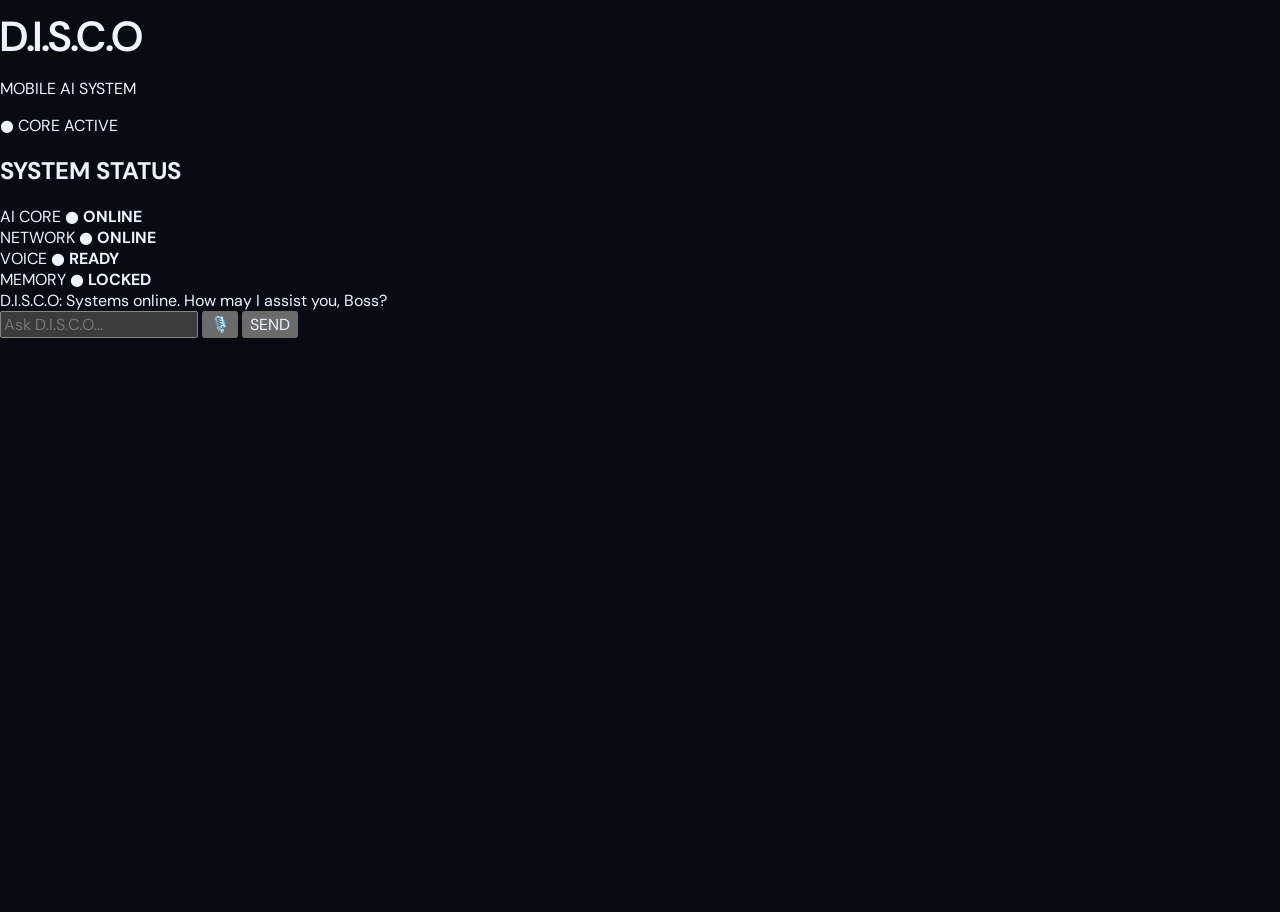
<file: Index.html>
<!DOCTYPE html>
<html lang="en">

<head>
    <meta charset="UTF-8">

    <meta name="viewport"
          content="width=device-width, initial-scale=1.0">

    <title>D.I.S.C.O AI</title>

    <link rel="stylesheet" href="style.css">
</head>

<body>

    <!-- HEADER -->
    <header>
        <h1>D.I.S.C.O</h1>
        <p>MOBILE AI SYSTEM</p>
    </header>


    <!-- AI CORE -->
    <div class="core">

        <div class="ring r1"></div>
        <div class="ring r2"></div>

        <div class="center"></div>

    </div>

    <p class="core-text">
        ● CORE ACTIVE
    </p>


    <!-- SYSTEM STATUS -->
    <section class="status">

        <h2>SYSTEM STATUS</h2>

        <div class="row">
            <span>AI CORE</span>
            <b class="on">● ONLINE</b>
        </div>

        <div class="row">
            <span>NETWORK</span>
            <b class="on">● ONLINE</b>
        </div>

        <div class="row">
            <span>VOICE</span>
            <b class="on">● READY</b>
        </div>

        <div class="row">
            <span>MEMORY</span>
            <b class="off">● LOCKED</b>
        </div>

    </section>


    <!-- CHAT -->
    <section class="chat" id="chat">

        <div class="msg ai">
            D.I.S.C.O: Systems online. How may I assist you, Boss?
        </div>

    </section>


    <!-- INPUT -->
    <div class="input-area">

        <input
            id="msg"
            type="text"
            placeholder="Ask D.I.S.C.O..."
            autocomplete="off"
        >

        <button id="mic" type="button">
            🎙️
        </button>

        <button id="send" type="button">
            SEND
        </button>

    </div>


    <!-- JAVASCRIPT -->
    <script src="script.js"></script>

</body>

</html>
</file>
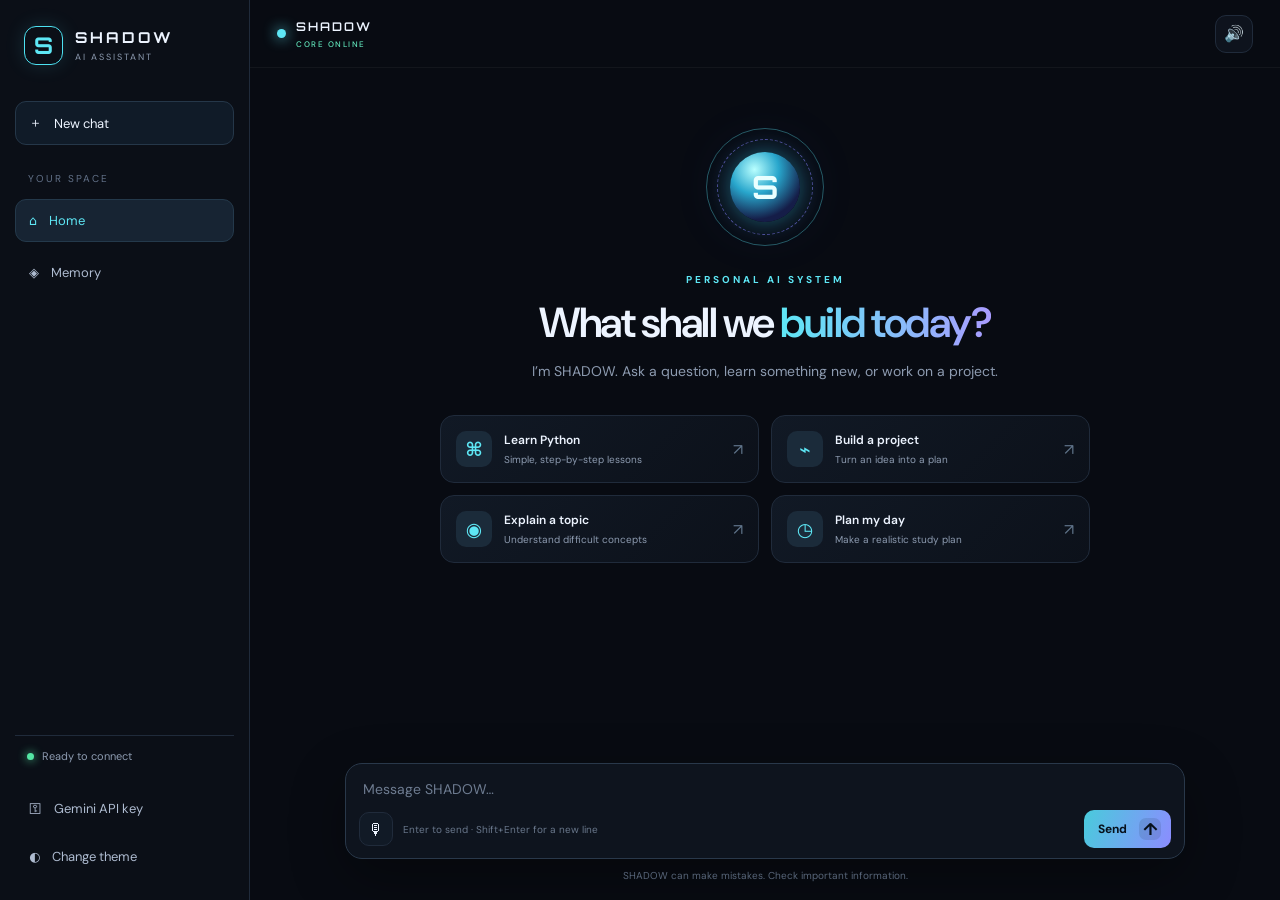
<file: index.html>
<!doctype html>
<html lang="en">
<head>
  <meta charset="utf-8">
  <meta name="viewport" content="width=device-width, initial-scale=1">
  <meta name="theme-color" content="#080b12">
  <title>SHADOW AI</title>
  <link rel="stylesheet" href="style.css?v=shadow-fixed-1">
</head>
<body>
  <div class="app-shell">
    <aside class="sidebar" id="sidebar">
      <div class="brand">
        <div class="brand-mark">S</div>
        <div>
          <strong>SHADOW</strong>
          <small>AI ASSISTANT</small>
        </div>
      </div>

      <button class="side-action" id="new-chat-btn" type="button">
        ＋ <span>New chat</span>
      </button>

      <div class="side-label">YOUR SPACE</div>

      <button class="side-link active" id="home-btn" type="button">
        ⌂ <span>Home</span>
      </button>

      <button class="side-link" id="memory-btn" type="button">
        ◈ <span>Memory</span>
      </button>

      <div class="sidebar-bottom">
        <div class="connection">
          <span class="status-dot"></span>
          <span id="connection-label">Ready to connect</span>
        </div>

        <button class="side-link" id="api-key-btn" type="button">
          ⚿ <span>Gemini API key</span>
        </button>

        <button class="side-link" id="theme-btn" type="button">
          ◐ <span>Change theme</span>
        </button>
      </div>
    </aside>

    <main class="main">
      <header class="topbar">
        <button
          class="icon-button menu-button"
          id="menu-btn"
          type="button"
          aria-label="Toggle menu"
        >☰</button>

        <div class="top-title">
          <span class="mini-orb"></span>
          <span>
            SHADOW
            <small>CORE ONLINE</small>
          </span>
        </div>

        <button
          class="icon-button"
          id="voice-toggle-btn"
          type="button"
          aria-label="Toggle voice replies"
          title="Toggle voice replies"
        >🔊</button>
      </header>

      <section class="chat-area" id="chat-area" aria-live="polite">
        <div class="welcome" id="welcome">
          <div class="core-wrap">
            <div class="core-ring ring-one"></div>
            <div class="core-ring ring-two"></div>
            <div class="core-orb">S</div>
          </div>

          <p class="eyebrow">PERSONAL AI SYSTEM</p>

          <h1>
            What shall we
            <span>build today?</span>
          </h1>

          <p class="welcome-copy">
            I’m SHADOW. Ask a question, learn something new,
            or work on a project.
          </p>

          <div class="prompt-grid">
            <button
              class="prompt-card"
              type="button"
              data-prompt="Teach me Python from the beginning, step by step."
            >
              <b>⌘</b>
              <span>
                <strong>Learn Python</strong>
                <small>Simple, step-by-step lessons</small>
              </span>
              <i>↗</i>
            </button>

            <button
              class="prompt-card"
              type="button"
              data-prompt="Give me a practical AI project I can build as an ECE student."
            >
              <b>⌁</b>
              <span>
                <strong>Build a project</strong>
                <small>Turn an idea into a plan</small>
              </span>
              <i>↗</i>
            </button>

            <button
              class="prompt-card"
              type="button"
              data-prompt="Explain this topic in simple English with an example."
            >
              <b>◉</b>
              <span>
                <strong>Explain a topic</strong>
                <small>Understand difficult concepts</small>
              </span>
              <i>↗</i>
            </button>

            <button
              class="prompt-card"
              type="button"
              data-prompt="Help me plan a focused one-hour study session."
            >
              <b>◷</b>
              <span>
                <strong>Plan my day</strong>
                <small>Make a realistic study plan</small>
              </span>
              <i>↗</i>
            </button>
          </div>
        </div>

        <div id="messages" class="messages"></div>
      </section>

      <footer class="composer-area">
        <div class="composer" id="composer">
          <textarea
            id="chat-input"
            rows="1"
            placeholder="Message SHADOW…"
            aria-label="Message SHADOW"
          ></textarea>

          <div class="composer-tools">
            <div class="tool-left">
              <button
                class="tool-button"
                id="mic-btn"
                type="button"
                title="Speak your message"
                aria-label="Speak your message"
              >🎙</button>

              <span class="hint" id="mic-status">
                Enter to send · Shift+Enter for a new line
              </span>
            </div>

            <button class="send-button" id="send-btn" type="button">
              <span>Send</span>
              <b>↑</b>
            </button>
          </div>
        </div>

        <div class="footer-note">
          SHADOW can make mistakes. Check important information.
        </div>
      </footer>
    </main>
  </div>

  <!-- Gemini API key settings -->
  <div class="modal-backdrop" id="key-modal" hidden>
    <section
      class="modal"
      role="dialog"
      aria-modal="true"
      aria-labelledby="key-title"
    >
      <button
        class="modal-close"
        id="close-key-modal"
        type="button"
        aria-label="Close"
      >×</button>

      <div class="modal-icon">⚿</div>

      <h2 id="key-title">Connect Gemini</h2>

      <p>
        Paste your Gemini API key to enable AI replies.
        It is stored in this browser only.
      </p>

      <label for="api-key-input">API key</label>

      <input
        id="api-key-input"
        type="password"
        placeholder="Paste your API key"
        autocomplete="off"
      >

      <div class="modal-actions">
        <button
          id="remove-key-btn"
          class="secondary-button"
          type="button"
        >Remove key</button>

        <button
          id="save-key-btn"
          class="send-button"
          type="button"
        >Save key</button>
      </div>

      <small class="security-note">
        A key used in a public GitHub Pages website can be exposed
        to visitors. Restrict your key and avoid using a valuable
        or private key here.
      </small>
    </section>
  </div>

  <div class="toast" id="toast" role="status"></div>

  <!-- Load JavaScript after the page elements -->
  <script src="script.js?v=shadow-fixed-1"></script>
</body>
</html>
</file>
<file: style.css>
@import url('https://fonts.googleapis.com/css2?family=DM+Sans:wght@400;500;600;700&family=Orbitron:wght@500;600;700&display=swap');

:root {
  color-scheme: dark;
  --bg: #080b12;
  --panel: #0e131d;
  --panel2: #121a27;
  --line: #202b3b;
  --text: #edf4ff;
  --muted: #8d9bb0;
  --accent: #5ee7f5;
  --accent2: #8b7cff;
  --user: #18283a;
  --shadow: 0 18px 55px #0005;
}

* {
  box-sizing: border-box;
}

body {
  margin: 0;
  background: var(--bg);
  color: var(--text);
  font-family: "DM Sans", system-ui, sans-serif;
  min-height: 100vh;
}

button,
textarea,
input {
  font: inherit;
}

button {
  color: inherit;
  cursor: pointer;
}

button:focus-visible,
textarea:focus-visible,
input:focus-visible {
  outline: 2px solid var(--accent);
  outline-offset: 2px;
}

.app-shell {
  display: flex;
  min-height: 100vh;
}

/* SIDEBAR */

.sidebar {
  width: 250px;
  flex: 0 0 250px;
  background: #0b0f17;
  border-right: 1px solid var(--line);
  padding: 22px 15px;
  display: flex;
  flex-direction: column;
  gap: 9px;
  transition: transform 0.25s ease;
}

.brand {
  display: flex;
  align-items: center;
  gap: 12px;
  padding: 4px 9px 27px;
}

.brand-mark {
  width: 39px;
  height: 39px;
  display: grid;
  place-items: center;
  border: 1px solid #4de2f2;
  border-radius: 12px;
  color: var(--accent);
  font: 700 23px Orbitron, sans-serif;
  box-shadow: 0 0 20px #5ee7f522;
}

.brand strong {
  display: block;
  letter-spacing: 3px;
  font: 700 15px Orbitron, sans-serif;
}

.brand small {
  display: block;
  color: var(--muted);
  font-size: 9px;
  letter-spacing: 2px;
  margin-top: 4px;
}

.side-action,
.side-link {
  width: 100%;
  display: flex;
  align-items: center;
  gap: 12px;
  text-align: left;
  border: 1px solid transparent;
  background: transparent;
  border-radius: 11px;
  padding: 12px 13px;
  color: #aebbd0;
  font-size: 13px;
}

.side-action {
  border-color: #253749;
  background: #101b28;
  color: var(--text);
  margin-bottom: 18px;
}

.side-action:hover,
.side-link:hover,
.side-link.active {
  background: #172433;
  color: var(--accent);
  border-color: #24394b;
}

.side-label {
  font-size: 10px;
  letter-spacing: 2px;
  color: #627188;
  padding: 0 13px 5px;
}

.sidebar-bottom {
  margin-top: auto;
  display: grid;
  gap: 5px;
}

.connection {
  display: flex;
  align-items: center;
  gap: 8px;
  color: var(--muted);
  font-size: 11px;
  padding: 13px 12px;
  border-top: 1px solid var(--line);
  margin-bottom: 6px;
}

.status-dot {
  width: 7px;
  height: 7px;
  background: #54e6a4;
  border-radius: 50%;
  box-shadow: 0 0 10px #54e6a4;
}

/* MAIN LAYOUT */

.main {
  flex: 1;
  min-width: 0;
  display: flex;
  flex-direction: column;
  min-height: 100vh;
  position: relative;
}

.topbar {
  height: 68px;
  flex-shrink: 0;
  border-bottom: 1px solid #ffffff0b;
  display: flex;
  align-items: center;
  justify-content: space-between;
  padding: 0 27px;
}

.top-title {
  display: flex;
  align-items: center;
  gap: 10px;
  font: 600 12px Orbitron, sans-serif;
  letter-spacing: 2px;
}

.top-title small {
  display: block;
  font: 500 8px "DM Sans", sans-serif;
  color: #62e7bc;
  letter-spacing: 1.5px;
  margin-top: 5px;
}

.mini-orb {
  width: 9px;
  height: 9px;
  border-radius: 50%;
  background: var(--accent);
  box-shadow: 0 0 14px var(--accent);
}

.icon-button {
  width: 38px;
  height: 38px;
  border: 1px solid var(--line);
  background: var(--panel);
  border-radius: 11px;
  display: grid;
  place-items: center;
}

.icon-button:hover,
.tool-button:hover {
  border-color: var(--accent);
  background: #162432;
}

.menu-button {
  display: none;
}

/* CHAT AREA */

.chat-area {
  width: 100%;
  max-width: 900px;
  flex: 1;
  margin: 0 auto;
  padding: 34px 30px 25px;
  overflow-y: auto;
}

.welcome {
  text-align: center;
  padding: 22px 0 12px;
}

/* SHADOW CORE */

.core-wrap {
  width: 126px;
  height: 126px;
  position: relative;
  margin: 0 auto 23px;
  display: grid;
  place-items: center;
}

.core-orb {
  width: 70px;
  height: 70px;
  display: grid;
  place-items: center;
  border-radius: 50%;
  font: 700 32px Orbitron, sans-serif;
  color: #e9ffff;
  background: radial-gradient(
    circle at 35% 25%,
    #b8ffff,
    #28a6cc 35%,
    #151d48 72%
  );
  box-shadow: 0 0 25px #39d8f466, 0 0 65px #5a70ff22;
  z-index: 2;
}

.core-ring {
  position: absolute;
  inset: 4px;
  border: 1px solid #5ee7f55a;
  border-radius: 50%;
  animation: spin 12s linear infinite;
}

.ring-two {
  inset: 15px;
  border-style: dashed;
  border-color: #8b7cff8a;
  animation-direction: reverse;
  animation-duration: 17s;
}

.eyebrow {
  font-size: 10px;
  color: var(--accent);
  letter-spacing: 3px;
  font-weight: 700;
}

h1 {
  font-size: clamp(28px, 4vw, 42px);
  line-height: 1.18;
  margin: 12px 0;
  font-weight: 600;
  letter-spacing: -1.5px;
}

h1 span {
  background: linear-gradient(90deg, var(--accent), #a99cff);
  -webkit-background-clip: text;
  background-clip: text;
  color: transparent;
}

.welcome-copy {
  color: var(--muted);
  font-size: 14px;
  line-height: 1.7;
  max-width: 500px;
  margin: 0 auto;
}

/* SUGGESTION CARDS */

.prompt-grid {
  display: grid;
  grid-template-columns: repeat(2, minmax(0, 1fr));
  gap: 12px;
  max-width: 650px;
  margin: 32px auto 0;
  text-align: left;
}

.prompt-card {
  display: flex;
  align-items: center;
  gap: 12px;
  padding: 15px;
  background: linear-gradient(135deg, #111925, #0c111a);
  border: 1px solid var(--line);
  border-radius: 14px;
  text-align: left;
  min-width: 0;
  transition: transform 0.2s, border-color 0.2s;
}

.prompt-card:hover {
  transform: translateY(-2px);
  border-color: #4a9eaf;
}

.prompt-card > b {
  width: 36px;
  height: 36px;
  flex-shrink: 0;
  display: grid;
  place-items: center;
  border-radius: 10px;
  background: #1b2b3a;
  color: var(--accent);
  font-size: 19px;
}

.prompt-card span {
  min-width: 0;
  flex: 1;
}

.prompt-card strong,
.prompt-card small {
  display: block;
}

.prompt-card strong {
  font-size: 12px;
  font-weight: 600;
}

.prompt-card small {
  font-size: 10px;
  color: var(--muted);
  margin-top: 5px;
}

.prompt-card i {
  font-style: normal;
  color: #60748a;
  }
/* CHAT MESSAGES */

.messages {
  display: grid;
  gap: 20px;
  padding-bottom: 20px;
}

.message {
  display: flex;
  gap: 12px;
  align-items: flex-start;
  animation: messageIn 0.22s ease;
}

.message.user {
  flex-direction: row-reverse;
}

.avatar {
  width: 31px;
  height: 31px;
  flex: 0 0 31px;
  border-radius: 10px;
  display: grid;
  place-items: center;
  background: #132b37;
  border: 1px solid #244554;
  color: var(--accent);
  font: 600 12px Orbitron, sans-serif;
}

.message.user .avatar {
  background: #272343;
  border-color: #403a68;
  color: #c4bcff;
}

.bubble {
  max-width: min(690px, calc(100% - 44px));
  border: 1px solid var(--line);
  background: var(--panel);
  border-radius: 4px 15px 15px 15px;
  padding: 13px 16px;
  line-height: 1.7;
  font-size: 14px;
  overflow-wrap: anywhere;
  white-space: pre-wrap;
}

.message.user .bubble {
  background: var(--user);
  border-color: #263b51;
  border-radius: 15px 4px 15px 15px;
}

/* MESSAGE COMPOSER */

.composer-area {
  width: 100%;
  max-width: 900px;
  margin: 0 auto;
  padding: 0 30px 18px;
}

.composer {
  border: 1px solid #29384a;
  background: #0e141e;
  border-radius: 17px;
  padding: 12px 13px 10px;
  box-shadow: var(--shadow);
}

.composer:focus-within {
  border-color: #3e9eae;
}

#chat-input {
  display: block;
  width: 100%;
  min-height: 28px;
  max-height: 180px;
  resize: none;
  border: 0;
  outline: 0;
  background: transparent;
  color: var(--text);
  padding: 4px 4px 12px;
  font-size: 14px;
}

#chat-input::placeholder {
  color: #6e7c91;
}

.composer-tools {
  display: flex;
  align-items: center;
  justify-content: space-between;
  gap: 12px;
}

.tool-left {
  display: flex;
  align-items: center;
  gap: 10px;
  min-width: 0;
}

.tool-button {
  width: 34px;
  height: 34px;
  border: 1px solid var(--line);
  border-radius: 10px;
  background: #111a26;
  display: grid;
  place-items: center;
  flex-shrink: 0;
}

.tool-button.listening {
  border-color: #ff6b83;
  background: #3a1724;
  animation: micPulse 1s infinite;
}

.hint {
  font-size: 10px;
  color: #69778b;
  overflow: hidden;
  text-overflow: ellipsis;
  white-space: nowrap;
}

.send-button {
  display: flex;
  align-items: center;
  justify-content: center;
  gap: 12px;
  border: 0;
  border-radius: 10px;
  padding: 8px 10px 8px 14px;
  background: linear-gradient(110deg, #49cbdc, #8c8cff);
  color: #07111c;
  font-weight: 700;
  font-size: 12px;
  transition: opacity 0.2s, transform 0.2s;
}

.send-button:hover {
  transform: translateY(-1px);
}

.send-button b {
  display: grid;
  place-items: center;
  width: 22px;
  height: 22px;
  border-radius: 7px;
  background: #07111c1c;
  font-size: 17px;
}

.send-button:disabled {
  opacity: 0.55;
  cursor: wait;
  transform: none;
}

.footer-note {
  text-align: center;
  color: #586579;
  font-size: 10px;
  padding: 10px 0 0;
}

/* API KEY SETTINGS WINDOW */

.modal-backdrop {
  position: fixed;
  inset: 0;
  background: #02050bd9;
  display: grid;
  place-items: center;
  padding: 20px;
  z-index: 10;
}

.modal-backdrop[hidden] {
  display: none !important;
}

.modal {
  position: relative;
  width: min(440px, 100%);
  padding: 27px;
  background: #101722;
  border: 1px solid #2c3b50;
  border-radius: 20px;
  box-shadow: var(--shadow);
  animation: modalIn 0.2s ease;
}

.modal-close {
  position: absolute;
  right: 15px;
  top: 12px;
  background: transparent;
  border: 0;
  font-size: 26px;
  color: var(--muted);
}

.modal-close:hover {
  color: var(--accent);
}

.modal-icon {
  width: 42px;
  height: 42px;
  display: grid;
  place-items: center;
  border-radius: 12px;
  background: #1b2c3b;
  color: var(--accent);
  font-size: 22px;
}

.modal h2 {
  font-size: 22px;
  margin: 17px 0 8px;
}

.modal p {
  font-size: 12px;
  color: var(--muted);
  line-height: 1.6;
}

.modal label {
  display: block;
  font-size: 11px;
  margin: 18px 0 7px;
  color: #b7c4d6;
}

.modal input {
  width: 100%;
  padding: 12px;
  border: 1px solid #2b3b50;
  background: #080d15;
  border-radius: 10px;
  color: var(--text);
}

.modal input:focus {
  border-color: var(--accent);
  outline: none;
}

.modal-actions {
  display: flex;
  justify-content: space-between;
  align-items: center;
  gap: 10px;
  margin-top: 14px;
}

.secondary-button {
  border: 1px solid var(--line);
  background: #151e2b;
  border-radius: 10px;
  padding: 9px 12px;
  font-size: 12px;
}

.secondary-button:hover {
  border-color: var(--accent);
}

.security-note {
  display: block;
  margin-top: 18px;
  font-size: 10px;
  color: var(--muted);
  line-height: 1.6;
}

/* NOTIFICATION */

.toast {
  position: fixed;
  bottom: 25px;
  left: 50%;
  transform: translate(-50%, 20px);
  opacity: 0;
  pointer-events: none;
  background: #1b2938;
  border: 1px solid #345267;
  color: var(--text);
  border-radius: 10px;
  padding: 11px 16px;
  font-size: 12px;
  z-index: 20;
  transition: opacity 0.2s, transform 0.2s;
  max-width: 90vw;
  text-align: center;
}

.toast.show {
  opacity: 1;
  transform: translate(-50%, 0);
}

/* LIGHT THEME */

body.light {
  color-scheme: light;
  --bg: #f2f5fa;
  --panel: #ffffff;
  --panel2: #eef2f8;
  --line: #dce3ed;
  --text: #172033;
  --muted: #68758a;
  --user: #e5edfa;
  --shadow: 0 18px 55px #26334a16;
}

body.light .sidebar {
  background: #e9eef6;
}

body.light .side-action {
  background: #ffffff;
}

body.light .prompt-card {
  background: #ffffff;
}

body.light .composer {
  background: #ffffff;
}

body.light .modal {
  background: #ffffff;
}

body.light .modal input {
  background: #f6f8fc;
  color: #172033;
}

body.light .modal label {
  color: #526077;
}

body.light .bubble {
  background: #ffffff;
}

body.light .message.user .bubble {
  background: #e5edfa;
}

body.light .tool-button {
  background: #f0f3f8;
}

body.light .secondary-button {
  background: #edf1f7;
  color: #172033;
}

/* ANIMATIONS */

@keyframes spin {
  to {
    transform: rotate(360deg);
  }
}

@keyframes messageIn {
  from {
    opacity: 0;
    transform: translateY(6px);
  }

  to {
    opacity: 1;
    transform: translateY(0);
  }
}

@keyframes modalIn {
  from {
    opacity: 0;
    transform: translateY(8px) scale(0.98);
  }

  to {
    opacity: 1;
    transform: translateY(0) scale(1);
  }
}

@keyframes micPulse {
  0%, 100% {
    box-shadow: 0 0 0 0 #ff6b8355;
  }

  50% {
    box-shadow: 0 0 0 7px #ff6b8300;
  }
}

/* MOBILE LAYOUT */

@media (max-width: 760px) {
  .sidebar {
    position: fixed;
    inset: 0 auto 0 0;
    z-index: 8;
    transform: translateX(-105%);
    box-shadow: var(--shadow);
    overflow-y: auto;
  }

  body.sidebar-open .sidebar {
    transform: translateX(0);
  }

  .menu-button {
    display: grid;
  }

  .topbar {
    padding: 0 15px;
  }

  .chat-area {
    padding: 25px 16px 20px;
  }

  .composer-area {
    padding: 0 13px 12px;
  }

  .prompt-grid {
    grid-template-columns: 1fr;
    gap: 9px;
    margin-top: 25px;
  }

  .prompt-card {
    padding: 12px;
  }

  .welcome {
    padding-top: 16px;
  }

  .welcome-copy {
    font-size: 13px;
  }

  .hint {
    max-width: 150px;
  }

  .footer-note {
    font-size: 9px;
  }

  .bubble {
    font-size: 13px;
    padding: 11px 13px;
  }

  .modal {
    padding: 23px 19px;
  }
}

/* SMALL PHONES */

@media (max-width: 380px) {
  .chat-area {
    padding-left: 11px;
    padding-right: 11px;
  }

  .composer-area {
    padding-left: 9px;
    padding-right: 9px;
  }

  .hint {
    max-width: 110px;
    font-size: 9px;
  }

  .send-button {
    gap: 7px;
    padding-left: 10px;
  }

  h1 {
    font-size: 28px;
  }
}

/* ACCESSIBILITY */

@media (prefers-reduced-motion: reduce) {
  *,
  *::before,
  *::after {
    animation-duration: 0.01ms !important;
    animation-iteration-count: 1 !important;
    transition-duration: 0.01ms !important;
    scroll-behavior: auto !important;
  }
}
</file>
